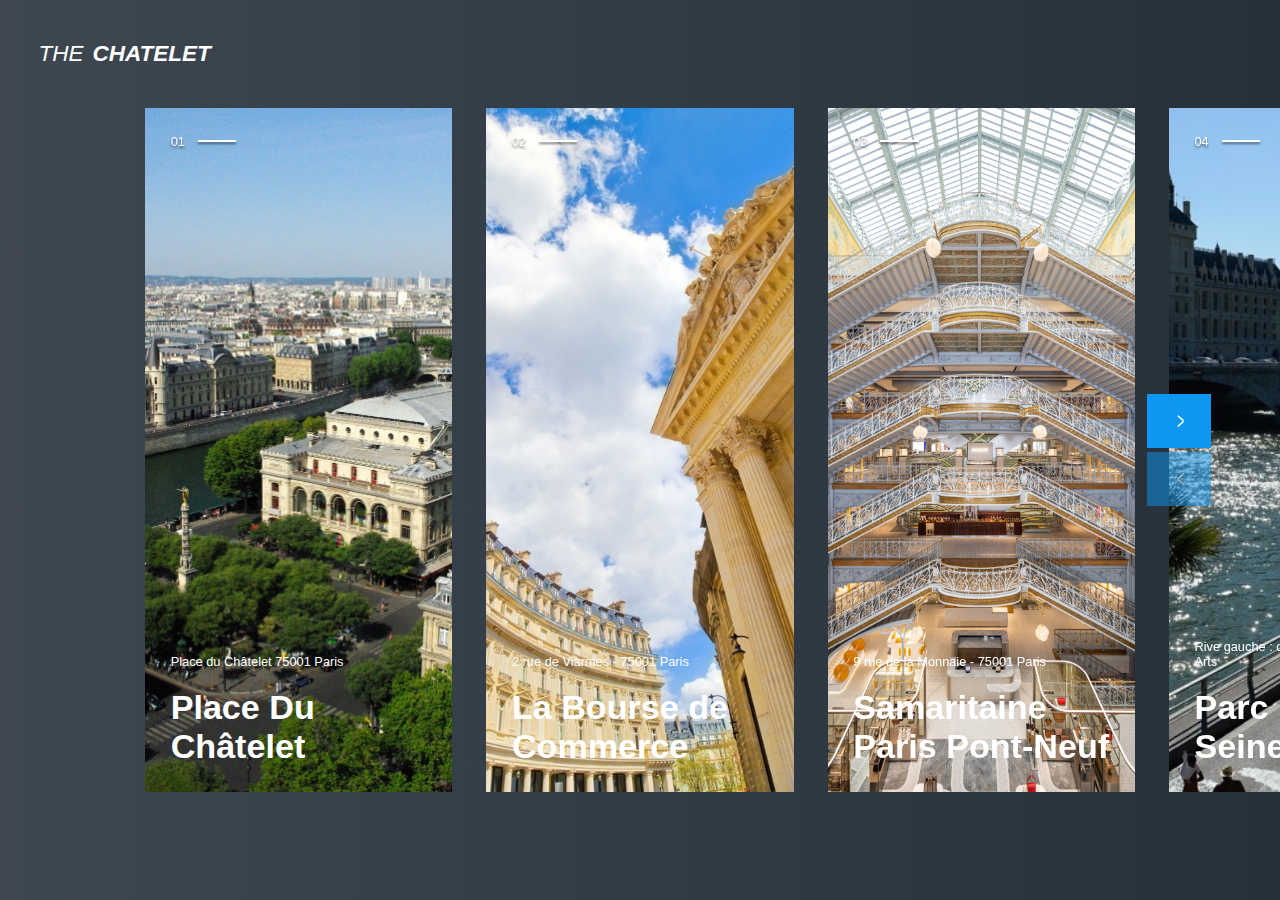
<file: index.html>
<!DOCTYPE html>
<html lang="en">
<head>
  <meta charset="UTF-8">
  <meta http-equiv="X-UA-Compatible" content="IE=edge">
  <meta name="viewport" content="width=device-width, initial-scale=1.0">
  <title>galerie</title>
  <link rel="stylesheet" href="index.css">
</head>
<body>
 

  <div id="hero-slides">
    <div id="header">
      <div id="logo"></div>
      
    </div>
    <div id="slides-cont">
      <div class="button" id="next"></div>
      <div class="button" id="prev"></div>
      <div id="slides">
        <div class="slide" style="background-image: url(img/PlaceA.jpeg)">
          <div class="number">01</div>
          <div class="body">
            <div class="location">Place du Châtelet 75001 Paris</div>
            <div class="headline">Place Du Châtelet</div><a href="PlaceDuChatelet.html" target="_blank">
              <div class="link">Go to</div></a>
          </div>
        </div>
        <div class="slide" style="background-image: url(img/bourseA.jpeg)">
          <div class="number">02</div>
          <div class="body">
            <div class="location">2 rue de Viarmes - 75001 Paris</div>
            <div class="headline">La Bourse de Commerce</div><a href="LaBourseDeCommerce.html" target="_blank">
              <div class="link">Go to</div></a>
          </div>
        </div>
        <div class="slide" style="background-image: url(img/pontNeufA.jpeg)">
          <div class="number">03</div>
          <div class="body">
            <div class="location">9 rue de la Monnaie - 75001 Paris</div>
            <div class="headline">Samaritaine Paris Pont-Neuf</div><a href="SamaritaineParisPontNeuf.html" target="_blank">
              <div class="link">Go to</div></a>
          </div>
        </div>
        <div class="slide" style="background-image: url(img/ParcSeineA.jpeg)">
          <div class="number">04</div>
          <div class="body">
            <div class="location">Rive gauche : du pont d'Iéna au pont des Arts</div>
            <div class="headline">Parc Rives de Seine</div><a href="ParcSeine.html" target="_blank">
              <div class="link">Go to</div></a>
          </div>
        </div>
        <div class="slide" style="background-image: url(img/EnCoursA.jpeg)">
          <div class="number">05</div>
          <div class="body">
            <div class="location">Lieux</div>
            <div class="headline">Prochainement</div><a href="" target="_blank">
              <div class="link">Go to</div></a>
          </div>
        </div>
        <div class="slide" style="background-image: url(img/EnCoursA.jpeg)">
          <div class="number">06</div>
          <div class="body">
            <div class="location">Lieux</div>
            <div class="headline">Prochainement</div><a href="" target="_blank">
              <div class="link">Go to</div></a>
          </div>
        </div>
        <div class="slide" style="background-image: url(img/EnCoursA.jpeg)">
          <div class="number">07</div>
          <div class="body">
            <div class="location">Lieux</div>
            <div class="headline">Prochainement</div><a href="" target="_blank">
              <div class="link">Go to</div></a>
          </div>
        </div>
      </div>
      <div id="next-catch"></div>
      <div id="prev-catch"></div>
    </div>
    <div id="footer"><a href="index.html">
        <div id="dribbble"></div></a></div>
  </div>

  
  <script  src="script/scrpit.js"></script>
</body>
</html>
</file>
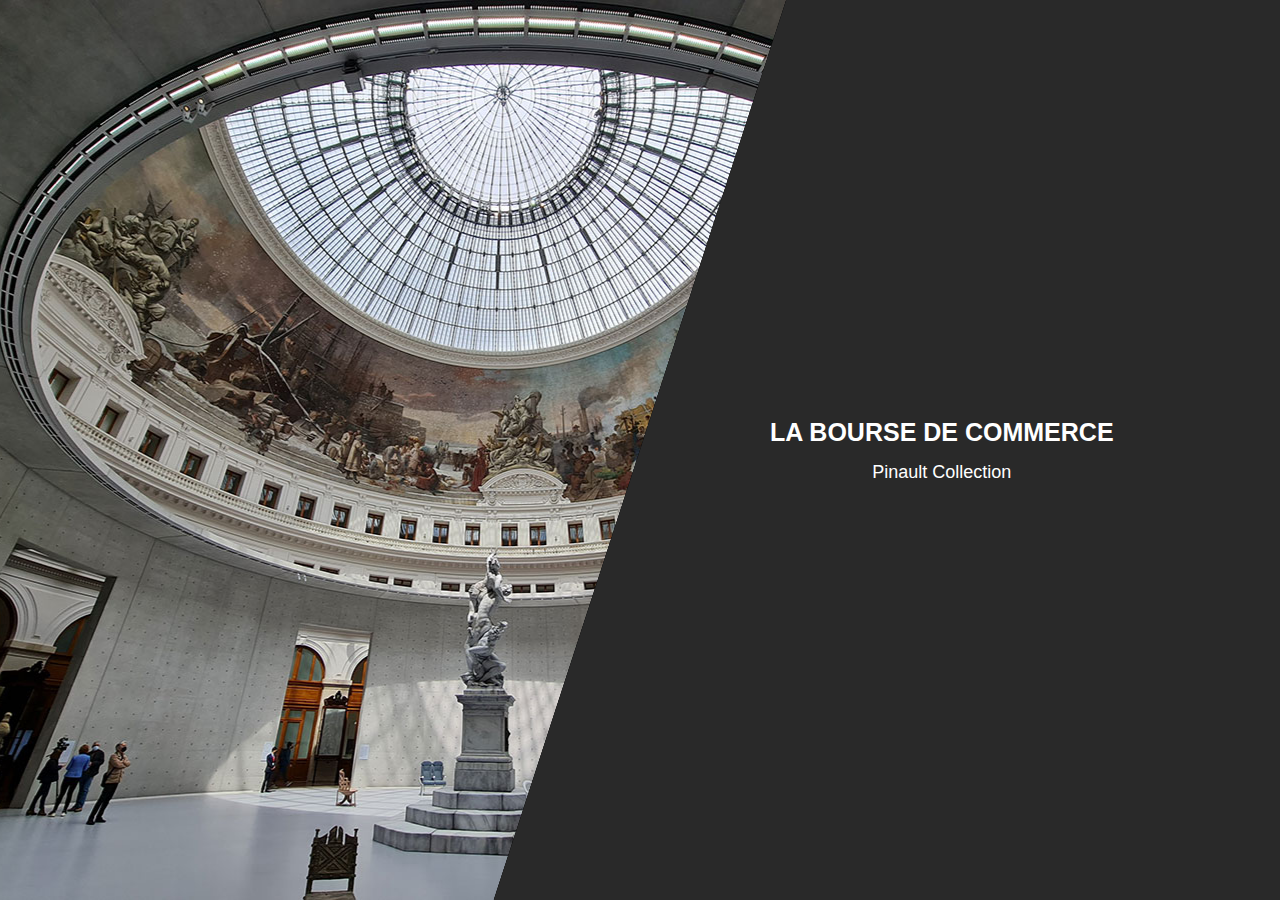
<file: LaBourseDeCommerce.html>
<!DOCTYPE html>
<html lang="en">
<head>
  <meta charset="UTF-8">
  <meta http-equiv="X-UA-Compatible" content="IE=edge">
  <meta name="viewport" content="width=device-width, initial-scale=1.0">
  <title>LaBourseDeCommerce</title>
  <link rel="stylesheet" href="style/duplicateStyle/bourse.css">
  <script src="https://code.jquery.com/jquery-3.6.1.slim.js" integrity="sha256-tXm+sa1uzsbFnbXt8GJqsgi2Tw+m4BLGDof6eUPjbtk=" crossorigin="anonymous"></script>

</head>
<body>

    <div class="skw-pages">
      <div class="skw-page skw-page-1 active">
        <div class="skw-page__half skw-page__half--left">
          <div class="skw-page__skewed">
            <div class="skw-page__content"></div>
          </div>
        </div>
        <div class="skw-page__half skw-page__half--right">
          <div class="skw-page__skewed">
            <div class="skw-page__content">
              <h2 class="skw-page__heading">La Bourse de Commerce</h2>
              <p class="skw-page__description"> Pinault Collection</p>
            </div>
          </div>
        </div>
      </div>
      <div class="skw-page skw-page-2 ">
        <div class="skw-page__half skw-page__half--left">
          <div class="skw-page__skewed">
            <div class="skw-page__content">
              <h2 class="skw-page__heading">présentation</h2>
              <p class="skw-page__description">A deux pas des Halles, rue de Viarmes, on trouve une construction étonnant par sa géométrie : la Bourse de Commerce, dont l’histoire se confond avec celle du quartier. Cette ancienne halle aux blés construite au 18e siècle conserve un seul vestige du bâtiment initial : la colonne Médicis (16e siècle).</p>
            </div>
          </div>
        </div>
        <div class="skw-page__half skw-page__half--right">
          <div class="skw-page__skewed">
            <div class="skw-page__content"></div>
          </div>
        </div>
      </div>
      <div class="skw-page skw-page-3">
        <div class="skw-page__half skw-page__half--left">
          <div class="skw-page__skewed">
            <div class="skw-page__content"></div>
          </div>
        </div>
        <div class="skw-page__half skw-page__half--right">
          <div class="skw-page__skewed">
            <div class="skw-page__content">
              <h2 class="skw-page__heading"></h2>
              <p class="skw-page__description">Transformé en bourse du commerce en 1889, cet édifice circulaire à coupole est aujourd’hui entièrement restauré et reconvertit en musée d’art contemporain grâce à l’architecte Tadao Ando. On peut y découvrir l’immense collection de l’homme d’affaire François Pinault via des expositions monographiques et des accrochages thématiques.</p>
            </div>
          </div>
        </div>
      </div>
      <div class="skw-page skw-page-4">
        <div class="skw-page__half skw-page__half--left">
          <div class="skw-page__skewed">
            <div class="skw-page__content">
              <h2 class="skw-page__heading"></h2>
              <p class="skw-page__description">Le saviez-vous ? La place du Châtelet ne fut pas toujours aussi accueillante. Avant sa construction en 1858 se trouvait un petit château du même nom datant du Moyen-Âge qui abritait alors une morgue, le siège de la police parisienne et les plus grands malfrats de la capitale dans ses geôles. Il fut détruit à cause de son insalubrité.</p>
            </div>
          </div>
        </div>
        <div class="skw-page__half skw-page__half--right">
          <div class="skw-page__skewed">
            <div class="skw-page__content"></div>
          </div>
        </div>
      </div>
      <div class="skw-page skw-page-5">
        <div class="skw-page__half skw-page__half--left">
          <div class="skw-page__skewed">
            <h2 class="skw-page__heading"></h2>
            <div class="skw-page__content">
            </div>
          </div>
        </div>
        <div class="skw-page__half skw-page__half--right">
          <div class="skw-page__skewed">
            <div class="skw-page__content">
              <h2 class="skw-page__heading">2 rue de Viarmes - 75001 Paris</h2>
              <p class="skw-page__description">
                Entrée gratuite et sans réservation : personnes en situation de handicap et invalides de guerre et leur accompagnateur, journalistes, membres de l’AICA, adhérents Cercle, conférenciers accrédités par la Bourse de Commerce et adhérents du Palazzo Grassi – Punta della Dogana.

                Pour les adhérents Super Cercle, la carte gratuite des 18-26 ans : après 16h, entrée gratuite sur réservation / Avant 16h, billet exposition à 7€
                
 
              </p>
            </div>
          </div>
        </div>
      </div>
    </div>

  
  <script src="script/script.js"></script>
</body>
</html>
</file>
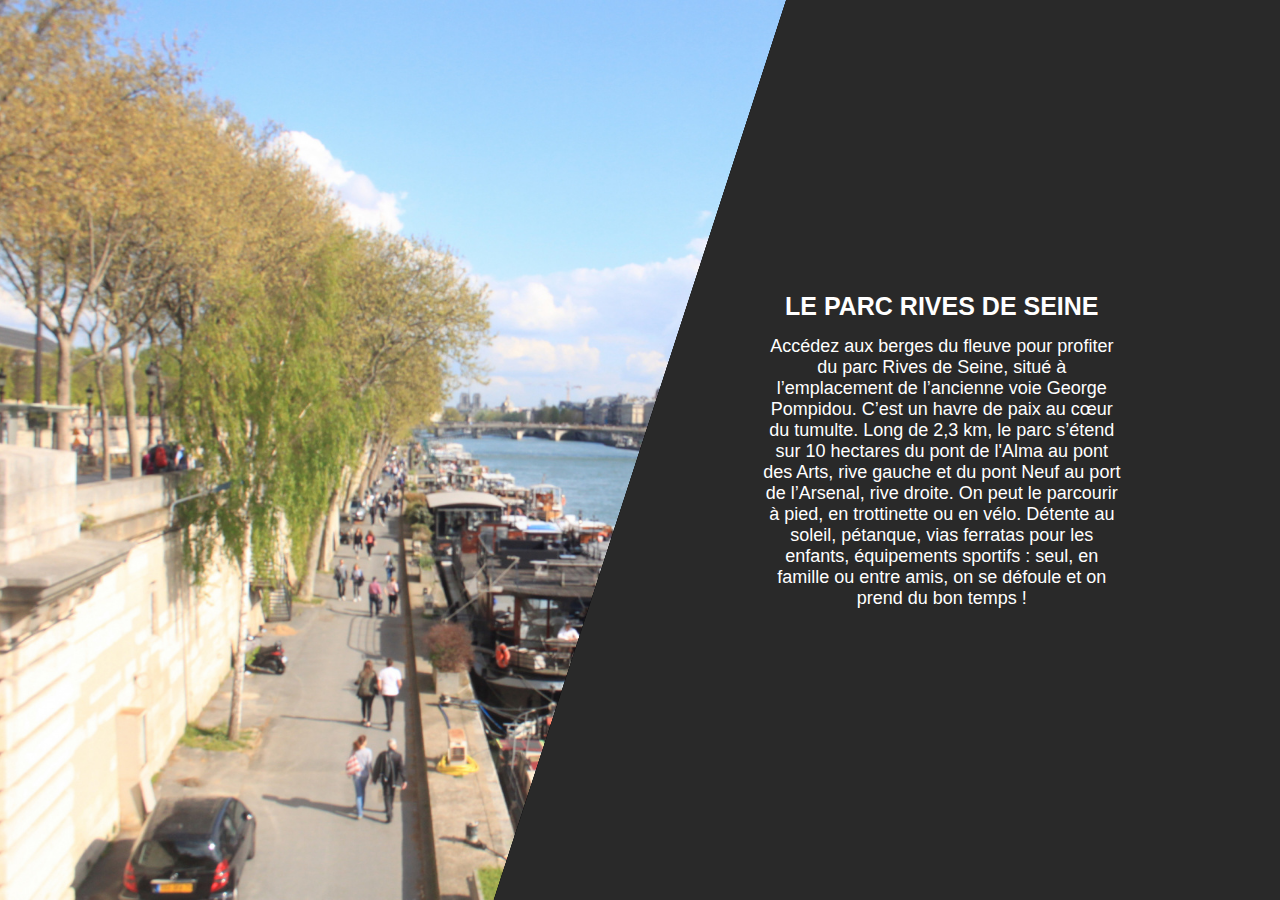
<file: ParcSeine.html>
<!DOCTYPE html>
<html lang="en">
<head>
  <meta charset="UTF-8">
  <meta http-equiv="X-UA-Compatible" content="IE=edge">
  <meta name="viewport" content="width=device-width, initial-scale=1.0">
  <title>ParcSeine</title>
  <link rel="stylesheet" href="style/duplicateStyle/ParcSeine.css">
  <script src="https://code.jquery.com/jquery-3.6.1.slim.js" integrity="sha256-tXm+sa1uzsbFnbXt8GJqsgi2Tw+m4BLGDof6eUPjbtk=" crossorigin="anonymous"></script>

</head>
<body>

    <div class="skw-pages">
      <div class="skw-page skw-page-1 active">
        <div class="skw-page__half skw-page__half--left">
          <div class="skw-page__skewed">
            <div class="skw-page__content"></div>
          </div>
        </div>
        <div class="skw-page__half skw-page__half--right">
          <div class="skw-page__skewed">
            <div class="skw-page__content">
              <h2 class="skw-page__heading">Le parc Rives de Seine</h2>
              <p class="skw-page__description"> Accédez aux berges du fleuve pour profiter du parc Rives de Seine, situé à l’emplacement de l’ancienne voie George Pompidou. C’est un havre de paix au cœur du tumulte. Long de 2,3 km, le parc s’étend sur 10 hectares du pont de l'Alma au pont des Arts, rive gauche et du pont Neuf au port de l’Arsenal, rive droite. On peut le parcourir à pied, en trottinette ou en vélo. Détente au soleil, pétanque, vias ferratas pour les enfants, équipements sportifs : seul, en famille ou entre amis, on se défoule et on prend du bon temps !</p>
            </div>
          </div>
        </div>
      </div>
      <div class="skw-page skw-page-2 ">
        <div class="skw-page__half skw-page__half--left">
          <div class="skw-page__skewed">
            <div class="skw-page__content">
              <h2 class="skw-page__heading">Descriptif</h2>
              <p class="skw-page__description">La Parc Rives de Seine, d’une longueur totale de 7 kilomètres, s’étend sur les deux rives du fleuve parisien et offre un lieu de promenade et de loisirs au bord de l’eau, en plein cœur de la capitale. Sur la rive gauche, on flâne du pont de l’Alma au pont Royal. Le parcours sur la rive droite nous embarque du Pont Neuf au pont de Sully, sans oublier le bassin de l’Arsenal, entre le quai de la Rapée et la place de la Bastille. Le Parc Rives de Seine, inscrit au patrimoine mondial de l’Unesco et réservé aux circulations douces, est jalonné d’installations diverses (aires de jeux pour les enfants, zones de pique-nique, terrasses, cafés, murs d’escalade, terrains de pétanque…) et propose des points de vue exceptionnels sur les monuments parisiens.
              </p>
            </div>
          </div>
        </div>
        <div class="skw-page__half skw-page__half--right">
          <div class="skw-page__skewed">
            <div class="skw-page__content"></div>
          </div>
        </div>
      </div>
      <div class="skw-page skw-page-3">
        <div class="skw-page__half skw-page__half--left">
          <div class="skw-page__skewed">
            <div class="skw-page__content"></div>
          </div>
        </div>
        <div class="skw-page__half skw-page__half--right">
          <div class="skw-page__skewed">
            <div class="skw-page__content">
              <h2 class="skw-page__heading">Parc Rives de Seine</h2>
              <p class="skw-page__description">Rive gauche : du pont d'Iéna au pont des Arts. Rive droite : du pont Neuf au port de l'Arsenal.
                75 Paris</p>
            </div>
          </div>
        </div>
      </div>
      
      
    </div>

  
  <script src="script/script.js"></script>
</body>
</html>
</file>
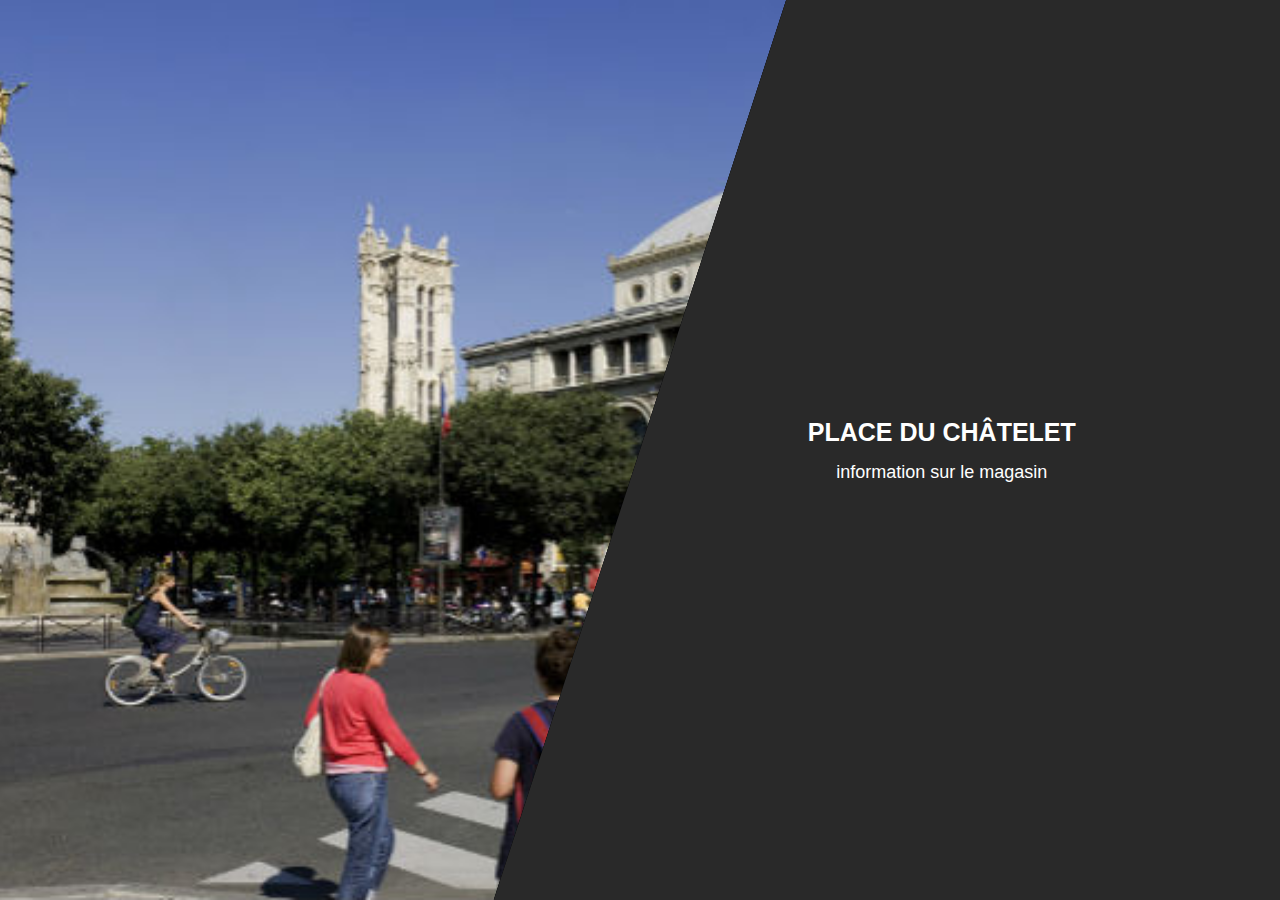
<file: PlaceDuChatelet.html>
<!DOCTYPE html>
<html lang="en">
<head>
  <meta charset="UTF-8">
  <meta http-equiv="X-UA-Compatible" content="IE=edge">
  <meta name="viewport" content="width=device-width, initial-scale=1.0">
  <title>PlaceDuChatelet</title>
  <link rel="stylesheet" href="style/duplicateStyle/place.css">
  <script src="https://code.jquery.com/jquery-3.6.1.slim.js" integrity="sha256-tXm+sa1uzsbFnbXt8GJqsgi2Tw+m4BLGDof6eUPjbtk=" crossorigin="anonymous"></script>

</head>
<body>

    <div class="skw-pages">
      <div class="skw-page skw-page-1 active">
        <div class="skw-page__half skw-page__half--left">
          <div class="skw-page__skewed">
            <div class="skw-page__content"></div>
          </div>
        </div>
        <div class="skw-page__half skw-page__half--right">
          <div class="skw-page__skewed">
            <div class="skw-page__content">
              <h2 class="skw-page__heading">Place du Châtelet</h2>
              <p class="skw-page__description">information sur le magasin</p>
            </div>
          </div>
        </div>
      </div>
      <div class="skw-page skw-page-2 ">
        <div class="skw-page__half skw-page__half--left">
          <div class="skw-page__skewed">
            <div class="skw-page__content">
              <h2 class="skw-page__heading">présentation</h2>
              <p class="skw-page__description">L’effervescente place du Châtelet encadrée par le théâtre la Ville et le théâtre du Châtelet aux belles façades à colonnades typiques du 19e siècle surplombe la Seine. En son centre, se dresse l’imposante fontaine du Palmier qui commémore les victoires de Napoléon Ier et qui a permis d’offrir en 1808 l’eau potable gratuite aux Parisiens. L’origine de son nom vient des feuilles de palmiers qui ornent la colonne de la fontaine</p>
            </div>
          </div>
        </div>
        <div class="skw-page__half skw-page__half--right">
          <div class="skw-page__skewed">
            <div class="skw-page__content"></div>
          </div>
        </div>
      </div>
      <div class="skw-page skw-page-3">
        <div class="skw-page__half skw-page__half--left">
          <div class="skw-page__skewed">
            <div class="skw-page__content"></div>
          </div>
        </div>
        <div class="skw-page__half skw-page__half--right">
          <div class="skw-page__skewed">
            <div class="skw-page__content">
              <h2 class="skw-page__heading">Descriptif</h2>
              <p class="skw-page__description">N’y venez pas pour trouver le calme ! La place du Châtelet est l’un des carrefours les plus tourbillonnants de Paris. Mais on y voit de bien belles choses : la fontaine aux Palmiers - dite aussi du Châtelet - qui salue depuis 1806 les victoires de Napoléon Ier, et deux théâtres d’inspiration Renaissance italienne, dessinés par Davioud en 1862. Le théâtre du Châtelet, qui comporte plus de deux mille places, est surtout voué à l’art lyrique et à la musique. Son quasi jumeau, le Théâtre de la Ville, a longtemps porté le nom de la comédienne Sarah Bernhardt, qui y a incarné de grands personnages pendant plus de vingt ans. Sa programmation est essentiellement consacrée à la danse contemporaine.</p>
            </div>
          </div>
        </div>
      </div>
      <div class="skw-page skw-page-4">
        <div class="skw-page__half skw-page__half--left">
          <div class="skw-page__skewed">
            <div class="skw-page__content">
              <h2 class="skw-page__heading"></h2>
              <p class="skw-page__description">Le saviez-vous ? La place du Châtelet ne fut pas toujours aussi accueillante. Avant sa construction en 1858 se trouvait un petit château du même nom datant du Moyen-Âge qui abritait alors une morgue, le siège de la police parisienne et les plus grands malfrats de la capitale dans ses geôles. Il fut détruit à cause de son insalubrité.</p>
            </div>
          </div>
        </div>
        <div class="skw-page__half skw-page__half--right">
          <div class="skw-page__skewed">
            <div class="skw-page__content"></div>
          </div>
        </div>
      </div>
      <div class="skw-page skw-page-5">
        <div class="skw-page__half skw-page__half--left">
          <div class="skw-page__skewed">
            <div class="skw-page__content"></div>
          </div>
        </div>
        <div class="skw-page__half skw-page__half--right">
          <div class="skw-page__skewed">
            <div class="skw-page__content">
              <h2 class="skw-page__heading">Place du Châtelet</h2>
              <p class="skw-page__description">
                Place du Châtelet
                75001 Paris
 
              </p>
            </div>
          </div>
        </div>
      </div>
    </div>

  
  <script src="script/script.js"></script>
</body>
</html>
</file>
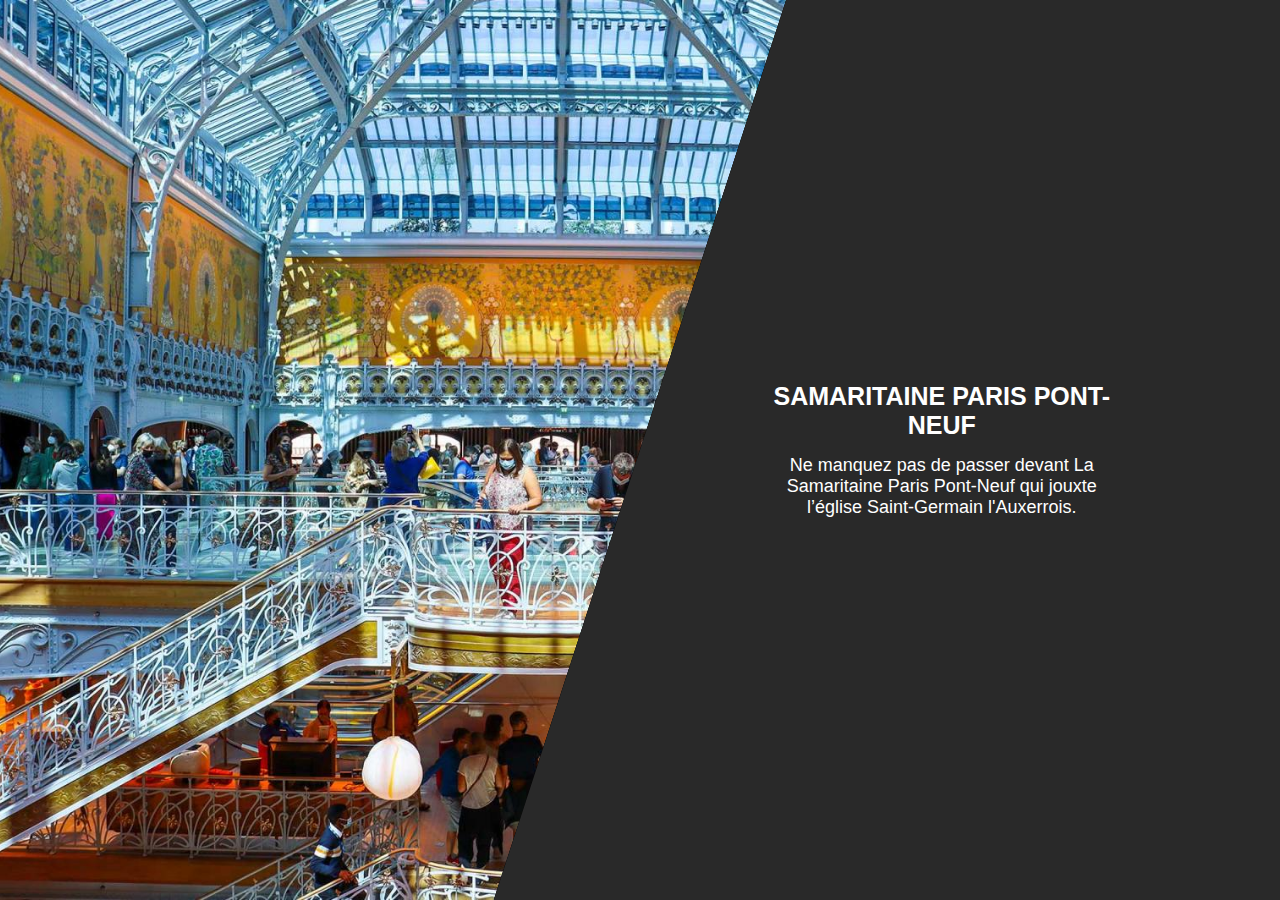
<file: SamaritaineParisPontNeuf.html>
<!DOCTYPE html>
<html lang="en">
<head>
  <meta charset="UTF-8">
  <meta http-equiv="X-UA-Compatible" content="IE=edge">
  <meta name="viewport" content="width=device-width, initial-scale=1.0">
  <title>SamaritaineParisPontNeuf</title>
  <link rel="stylesheet" href="style/duplicateStyle/PontNeuf.css">
  <script src="https://code.jquery.com/jquery-3.6.1.slim.js" integrity="sha256-tXm+sa1uzsbFnbXt8GJqsgi2Tw+m4BLGDof6eUPjbtk=" crossorigin="anonymous"></script>

</head>
<body>

    <div class="skw-pages">
      <div class="skw-page skw-page-1 active">
        <div class="skw-page__half skw-page__half--left">
          <div class="skw-page__skewed">
            <div class="skw-page__content"></div>
          </div>
        </div>
        <div class="skw-page__half skw-page__half--right">
          <div class="skw-page__skewed">
            <div class="skw-page__content">
              <h2 class="skw-page__heading">Samaritaine Paris Pont-Neuf</h2>
              <p class="skw-page__description">Ne manquez pas de passer devant La Samaritaine Paris Pont-Neuf qui jouxte l’église Saint-Germain l'Auxerrois.</p>
            </div>
          </div>
        </div>
      </div>
      <div class="skw-page skw-page-2 ">
        <div class="skw-page__half skw-page__half--left">
          <div class="skw-page__skewed">
            <div class="skw-page__content">
              <h2 class="skw-page__heading"></h2>
              <p class="skw-page__description">Connue pour son style Art Nouveau et Art déco, le bâtiment est créé en 1870 par Ernest Cognacq et Marie-Louise Jaÿ, dont les collections d’art son aujourd’hui visibles au musée qui porte leur nom. Avec sa surface de 48 000 m², la Samaritaine est l’un des plus grands magasins de la capitale. Sa popularité déclinant lentement à partir des années 1970, le magasin ferme ses portes en 2005. Aujourd’hui propriété du groupe LVMH, elle rouvre ses portes en 2021 avec notamment un hôtel de luxe et de nombreux commerces.

              </p>
            </div>
          </div>
        </div>
        <div class="skw-page__half skw-page__half--right">
          <div class="skw-page__skewed">
            <div class="skw-page__content"></div>
          </div>
        </div>
      </div>
      <div class="skw-page skw-page-3">
        <div class="skw-page__half skw-page__half--left">
          <div class="skw-page__skewed">
            <div class="skw-page__content"></div>
          </div>
        </div>
        <div class="skw-page__half skw-page__half--right">
          <div class="skw-page__skewed">
            <div class="skw-page__content">
              <h2 class="skw-page__heading">Descriptif</h2>
              <p class="skw-page__description">La Samaritaine est bien plus qu’un grand magasin.
                C'est la nouvelle destination parisienne
                Bienvenue dans un lieu mythique, unique à Paris, qui incarne depuis sa création un état d’esprit hors du commun. Venir à la Samaritaine, c’est découvrir un style libre et inventif qui vous charme par son esprit spontané et pétillant.</p>
            </div>
          </div>
        </div>
      </div>
      <div class="skw-page skw-page-4">
        <div class="skw-page__half skw-page__half--left">
          <div class="skw-page__skewed">
            <div class="skw-page__content">
              <h2 class="skw-page__heading"></h2>
              <p class="skw-page__description">Plus de 150 ans se sont écoulés depuis sa naissance, 16 ans depuis sa fermeture. Aujourd’hui, le cœur de la Samaritaine, le cœur de Paris, bat de nouveau. Les célèbres bâtiments reliant la rue de Rivoli au Pont-Neuf abritent de nouveau cet immuable art de vivre à la française.
                Laissez-vous tenter par un soin à l’espace beauté, craquez pour la créativité d’un jeune designer, succombez face à une pâtisserie qu’on ne trouve nulle part ailleurs. La Samaritaine, c’est ce « je ne sais quoi » que les voyageurs du monde entier viennent chercher à Paris et qu’ils peuvent enfin trouver ici.</p>
            </div>
          </div>
        </div>
        <div class="skw-page__half skw-page__half--right">
          <div class="skw-page__skewed">
            <div class="skw-page__content"></div>
          </div>
        </div>
      </div>
      <div class="skw-page skw-page-5">
        <div class="skw-page__half skw-page__half--left">
          <div class="skw-page__skewed">
            <div class="skw-page__content"></div>
          </div>
        </div>
        <div class="skw-page__half skw-page__half--right">
          <div class="skw-page__skewed">
            <div class="skw-page__content">
              <h2 class="skw-page__heading">CONTACT</h2>
              <p class="skw-page__description">
                Tous les jours, 10h-20h. Ouvert 7 jours sur 7, 364 jours sur 365, fermé le 1er Mai
                9 rue de la Monnaie
                75001 Paris
                Tel. +33 (0) 1 88 88 60 00
                contact.samaritaine@dfs.com
              </p>
            </div>
          </div>
        </div>
      </div>
    </div>

  
  <script src="script/script.js"></script>
</body>
</html>
</file>
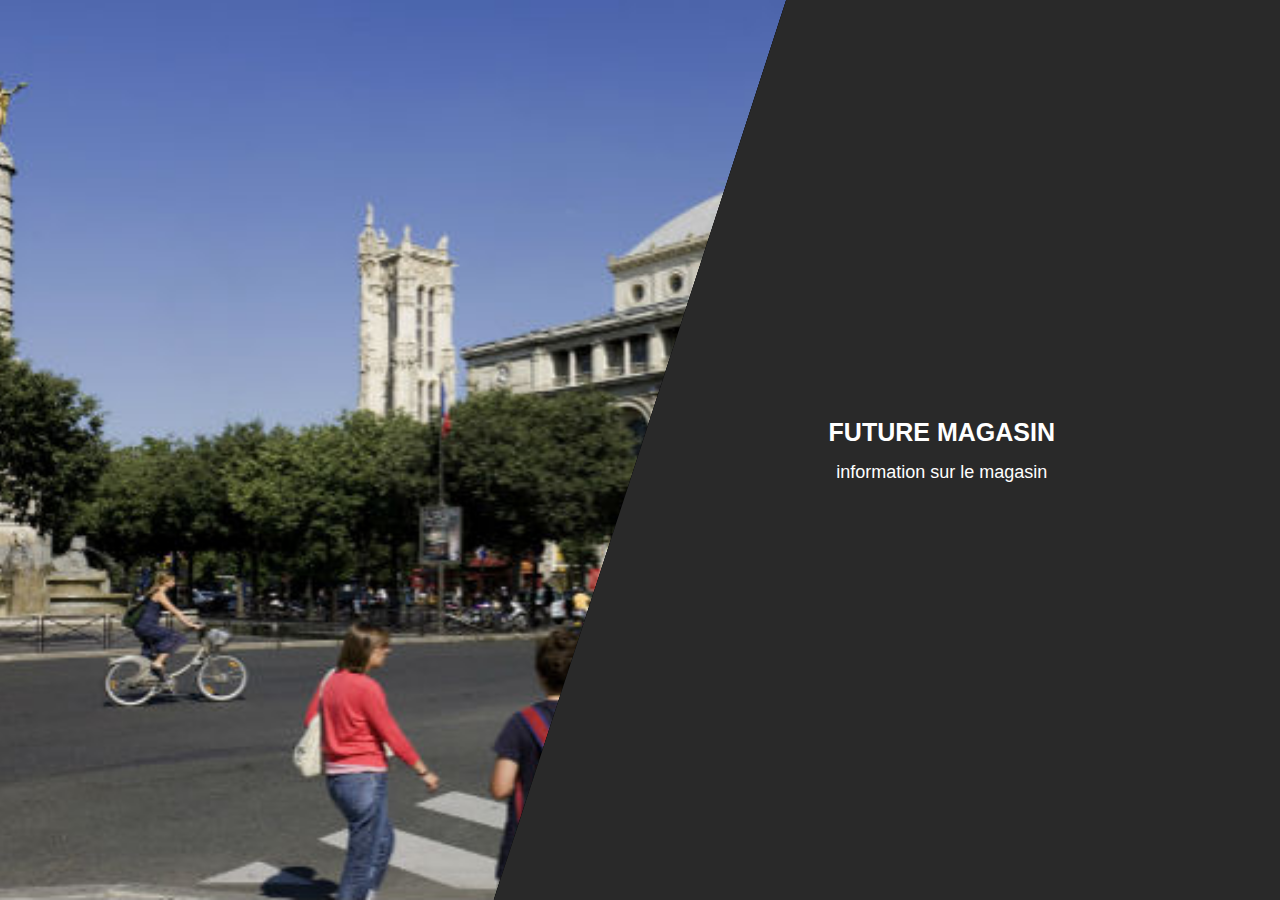
<file: shop1.html>
<!DOCTYPE html>
<html lang="en">
<head>
  <meta charset="UTF-8">
  <meta http-equiv="X-UA-Compatible" content="IE=edge">
  <meta name="viewport" content="width=device-width, initial-scale=1.0">
  <title>Document</title>
  <link rel="stylesheet" href="style/duplicateStyle/place.css">
  <script src="https://code.jquery.com/jquery-3.6.1.slim.js" integrity="sha256-tXm+sa1uzsbFnbXt8GJqsgi2Tw+m4BLGDof6eUPjbtk=" crossorigin="anonymous"></script>

</head>
<body>

    <div class="skw-pages">
      <div class="skw-page skw-page-1 active">
        <div class="skw-page__half skw-page__half--left">
          <div class="skw-page__skewed">
            <div class="skw-page__content"></div>
          </div>
        </div>
        <div class="skw-page__half skw-page__half--right">
          <div class="skw-page__skewed">
            <div class="skw-page__content">
              <h2 class="skw-page__heading">Future magasin</h2>
              <p class="skw-page__description">information sur le magasin</p>
            </div>
          </div>
        </div>
      </div>
      <div class="skw-page skw-page-2 ">
        <div class="skw-page__half skw-page__half--left">
          <div class="skw-page__skewed">
            <div class="skw-page__content">
              <h2 class="skw-page__heading">présentation</h2>
              <p class="skw-page__description">L’effervescente place du Châtelet encadrée par le théâtre la Ville et le théâtre du Châtelet aux belles façades à colonnades typiques du 19e siècle surplombe la Seine. En son centre, se dresse l’imposante fontaine du Palmier qui commémore les victoires de Napoléon Ier et qui a permis d’offrir en 1808 l’eau potable gratuite aux Parisiens. L’origine de son nom vient des feuilles de palmiers qui ornent la colonne de la fontaine</p>
            </div>
          </div>
        </div>
        <div class="skw-page__half skw-page__half--right">
          <div class="skw-page__skewed">
            <div class="skw-page__content"></div>
          </div>
        </div>
      </div>
      <div class="skw-page skw-page-3">
        <div class="skw-page__half skw-page__half--left">
          <div class="skw-page__skewed">
            <div class="skw-page__content"></div>
          </div>
        </div>
        <div class="skw-page__half skw-page__half--right">
          <div class="skw-page__skewed">
            <div class="skw-page__content">
              <h2 class="skw-page__heading">Descriptif</h2>
              <p class="skw-page__description">N’y venez pas pour trouver le calme ! La place du Châtelet est l’un des carrefours les plus tourbillonnants de Paris. Mais on y voit de bien belles choses : la fontaine aux Palmiers - dite aussi du Châtelet - qui salue depuis 1806 les victoires de Napoléon Ier, et deux théâtres d’inspiration Renaissance italienne, dessinés par Davioud en 1862. Le théâtre du Châtelet, qui comporte plus de deux mille places, est surtout voué à l’art lyrique et à la musique. Son quasi jumeau, le Théâtre de la Ville, a longtemps porté le nom de la comédienne Sarah Bernhardt, qui y a incarné de grands personnages pendant plus de vingt ans. Sa programmation est essentiellement consacrée à la danse contemporaine.</p>
            </div>
          </div>
        </div>
      </div>
      <div class="skw-page skw-page-4">
        <div class="skw-page__half skw-page__half--left">
          <div class="skw-page__skewed">
            <div class="skw-page__content">
              <h2 class="skw-page__heading"></h2>
              <p class="skw-page__description">Le saviez-vous ? La place du Châtelet ne fut pas toujours aussi accueillante. Avant sa construction en 1858 se trouvait un petit château du même nom datant du Moyen-Âge qui abritait alors une morgue, le siège de la police parisienne et les plus grands malfrats de la capitale dans ses geôles. Il fut détruit à cause de son insalubrité.</p>
            </div>
          </div>
        </div>
        <div class="skw-page__half skw-page__half--right">
          <div class="skw-page__skewed">
            <div class="skw-page__content"></div>
          </div>
        </div>
      </div>
      <div class="skw-page skw-page-5">
        <div class="skw-page__half skw-page__half--left">
          <div class="skw-page__skewed">
            <div class="skw-page__content"></div>
          </div>
        </div>
        <div class="skw-page__half skw-page__half--right">
          <div class="skw-page__skewed">
            <div class="skw-page__content">
              <h2 class="skw-page__heading">Place du Châtelet</h2>
              <p class="skw-page__description">
                Place du Châtelet
                75001 Paris
 
              </p>
            </div>
          </div>
        </div>
      </div>
    </div>

  
  <script src="script/script.js"></script>
</body>
</html>
</file>
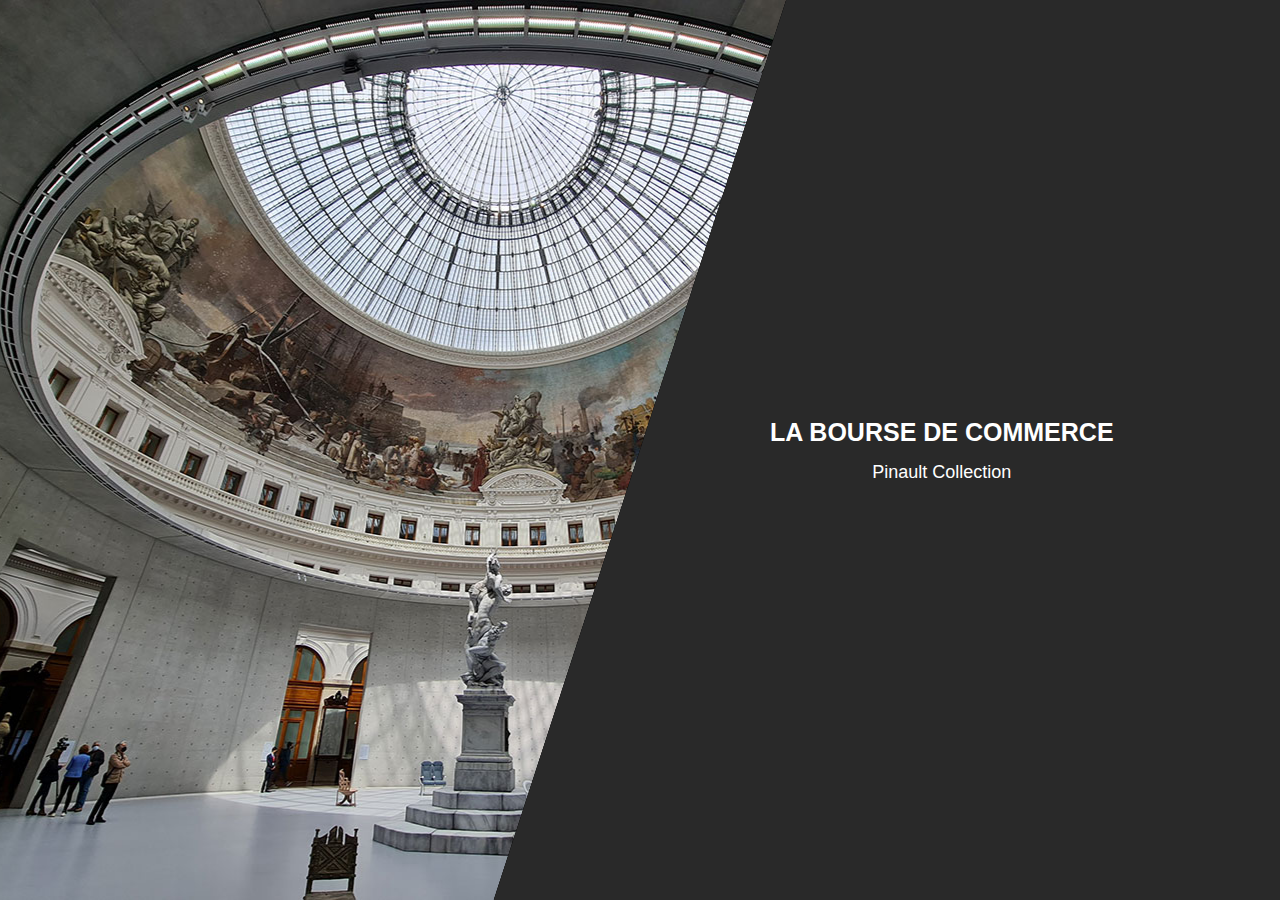
<file: shop2.html>
<!DOCTYPE html>
<html lang="en">
<head>
  <meta charset="UTF-8">
  <meta http-equiv="X-UA-Compatible" content="IE=edge">
  <meta name="viewport" content="width=device-width, initial-scale=1.0">
  <title>Document</title>
  <link rel="stylesheet" href="style/duplicateStyle/bourse.css">
  <script src="https://code.jquery.com/jquery-3.6.1.slim.js" integrity="sha256-tXm+sa1uzsbFnbXt8GJqsgi2Tw+m4BLGDof6eUPjbtk=" crossorigin="anonymous"></script>

</head>
<body>

    <div class="skw-pages">
      <div class="skw-page skw-page-1 active">
        <div class="skw-page__half skw-page__half--left">
          <div class="skw-page__skewed">
            <div class="skw-page__content"></div>
          </div>
        </div>
        <div class="skw-page__half skw-page__half--right">
          <div class="skw-page__skewed">
            <div class="skw-page__content">
              <h2 class="skw-page__heading">La Bourse de Commerce</h2>
              <p class="skw-page__description"> Pinault Collection</p>
            </div>
          </div>
        </div>
      </div>
      <div class="skw-page skw-page-2 ">
        <div class="skw-page__half skw-page__half--left">
          <div class="skw-page__skewed">
            <div class="skw-page__content">
              <h2 class="skw-page__heading">présentation</h2>
              <p class="skw-page__description">A deux pas des Halles, rue de Viarmes, on trouve une construction étonnant par sa géométrie : la Bourse de Commerce, dont l’histoire se confond avec celle du quartier. Cette ancienne halle aux blés construite au 18e siècle conserve un seul vestige du bâtiment initial : la colonne Médicis (16e siècle).</p>
            </div>
          </div>
        </div>
        <div class="skw-page__half skw-page__half--right">
          <div class="skw-page__skewed">
            <div class="skw-page__content"></div>
          </div>
        </div>
      </div>
      <div class="skw-page skw-page-3">
        <div class="skw-page__half skw-page__half--left">
          <div class="skw-page__skewed">
            <div class="skw-page__content"></div>
          </div>
        </div>
        <div class="skw-page__half skw-page__half--right">
          <div class="skw-page__skewed">
            <div class="skw-page__content">
              <h2 class="skw-page__heading"></h2>
              <p class="skw-page__description">Transformé en bourse du commerce en 1889, cet édifice circulaire à coupole est aujourd’hui entièrement restauré et reconvertit en musée d’art contemporain grâce à l’architecte Tadao Ando. On peut y découvrir l’immense collection de l’homme d’affaire François Pinault via des expositions monographiques et des accrochages thématiques.</p>
            </div>
          </div>
        </div>
      </div>
      <div class="skw-page skw-page-4">
        <div class="skw-page__half skw-page__half--left">
          <div class="skw-page__skewed">
            <div class="skw-page__content">
              <h2 class="skw-page__heading"></h2>
              <p class="skw-page__description">Le saviez-vous ? La place du Châtelet ne fut pas toujours aussi accueillante. Avant sa construction en 1858 se trouvait un petit château du même nom datant du Moyen-Âge qui abritait alors une morgue, le siège de la police parisienne et les plus grands malfrats de la capitale dans ses geôles. Il fut détruit à cause de son insalubrité.</p>
            </div>
          </div>
        </div>
        <div class="skw-page__half skw-page__half--right">
          <div class="skw-page__skewed">
            <div class="skw-page__content"></div>
          </div>
        </div>
      </div>
      <div class="skw-page skw-page-5">
        <div class="skw-page__half skw-page__half--left">
          <div class="skw-page__skewed">
            <h2 class="skw-page__heading"></h2>
            <div class="skw-page__content">
            </div>
          </div>
        </div>
        <div class="skw-page__half skw-page__half--right">
          <div class="skw-page__skewed">
            <div class="skw-page__content">
              <h2 class="skw-page__heading"></h2>
              <p class="skw-page__description">
                Entrée gratuite et sans réservation : personnes en situation de handicap et invalides de guerre et leur accompagnateur, journalistes, membres de l’AICA, adhérents Cercle, conférenciers accrédités par la Bourse de Commerce et adhérents du Palazzo Grassi – Punta della Dogana.

                Pour les adhérents Super Cercle, la carte gratuite des 18-26 ans : après 16h, entrée gratuite sur réservation / Avant 16h, billet exposition à 7€
                
 
              </p>
            </div>
          </div>
        </div>
      </div>
    </div>

  
  <script src="script/script.js"></script>
</body>
</html>
</file>
<file: index.css>
@import url("https://fonts.googleapis.com/css?family=Roboto:100,100i,400,900,800i");
/* utiliser un mixin dans le code scss 
importer @use "nom du fichier mixins" 

puit l'utiliser dans ma classe
.clase{
  @include mixins.flex(2rem)
}
*/
* {
  margin: 0;
  padding: 0;
  box-sizing: border-box;
}

.flex {
  display: flex;
  width: 100%;
  height: 100vh;
  z-index: 1;
}
.flex video {
  width: 100% fit-content;
  height: 100vh;
  size-adjust: auto;
}

.a {
  display: inline-block;
  background: #50576E;
  padding: 0.5em 1.25em;
  font-size: 1.33em;
  border-radius: 10px;
}

h1 {
  color: black;
}

.gridBase {
  display: grid;
  position: fixed;
  grid-template-columns: repeat(3, 1fr);
  grid-gap: 10px;
  grid-template-rows: repeat(3, 1fr);
  z-index: 2;
}

.one {
  grid-column: 2/3;
  grid-row: 2;
  text-align: center;
}

.two {
  grid-column: 2/3;
  grid-row: 3;
  align-items: center;
  justify-content: center;
  position: relative;
  text-align: center;
}

.txt, .txt--top {
  display: grid;
  background: red;
  font-size: 12px;
}
.txt--top {
  position: absolute;
  top: 0;
  left: 0;
  background: red;
  width: 20px;
  height: 20px;
}
.txt--bottom img {
  position: absolute;
  bottom: 0;
  left: 0;
  max-width: 200px;
}

.footer {
  width: 30%;
  height: 100px;
  background: red;
  z-index: 3;
  position: fixed;
  bottom: 0;
  opacity: 60%;
  right: 0;
  transition: all 0.2s ease-in-out;
}
.footer:hover {
  transform: scaleY(4) scaleX(1.5);
}

.header {
  width: 10%;
  height: 30px;
  background: red;
  z-index: 3;
  position: fixed;
  top: 0;
  opacity: 60%;
  right: 45%;
  transition: all 0.2s ease-in-out;
}
.header:hover {
  transform: scaleY(4) scaleX(10);
}
.header:hover ul a {
  transform: scaleY(-4) scaleX(-10);
}

body {
  --slides-per-page: 2;
  margin: 0;
  overflow: hidden;
  height: 100vh;
  font-family: "Roboto Condensed", sans-serif;
  color: hsl(0deg, 0%, 100%);
}

a {
  text-decoration: none;
  color: inherit;
}

#hero-slides {
  --page: 0;
  height: 100vh;
  background: hsl(210deg, 23%, 19%);
  background: linear-gradient(90deg, hsl(210deg, 13%, 28%) 0%, hsl(210deg, 23%, 19%) 100%);
}
#hero-slides #header {
  height: 12vh;
  line-height: 12vh;
  padding: 0 3vw;
  position: relative;
}
#hero-slides #header #logo {
  font-size: 2.5vh;
  font-style: italic;
}
#hero-slides #header #logo:before {
  content: "The";
  text-transform: uppercase;
  font-weight: 100;
  margin-right: 0.4em;
}
#hero-slides #header #logo:after {
  content: "chatelet";
  text-transform: uppercase;
  font-weight: 800;
}

#slides-cont {
  position: relative;
  --button-height: 6vh;
  --button-spacing: 0.2vh;
}
#slides-cont .button {
  width: 5vw;
  height: var(--button-height);
  background: hsl(204deg, 90%, 50%);
  position: absolute;
  right: 5.375vw;
  top: 38vh;
  z-index: 100;
  cursor: pointer;
}
#slides-cont .button:before, #slides-cont .button:after {
  line-height: var(--button-height);
  position: absolute;
  margin-left: -0.25vw;
  pointer-events: none;
  transform: scale(0.75, 1.5);
  transition: 125ms ease-in-out;
}
#slides-cont .button:before {
  left: 50%;
}
#slides-cont .button:after {
  opacity: 0;
}
#slides-cont .button:hover:before, #slides-cont .button:hover:after {
  transition: 250ms ease-in-out;
}
#slides-cont .button:hover:before {
  opacity: 0;
}
#slides-cont .button:hover:after {
  left: 50% !important;
  opacity: 1;
}
#slides-cont #next {
  margin-top: calc(-1 * (var(--button-height) + var(--button-spacing)));
}
#slides-cont #next:before, #slides-cont #next:after {
  content: ">";
}
#slides-cont #next:after {
  left: 30%;
}
#slides-cont #next:hover:before {
  left: 70%;
}
#slides-cont #prev {
  margin-top: var(--button-spacing);
  opacity: calc(var(--page) + 0.5);
  transition: 500ms opacity;
}
#slides-cont #prev:before, #slides-cont #prev:after {
  content: "<";
}
#slides-cont #prev:after {
  left: 70%;
}
#slides-cont #prev:hover:before {
  left: 30%;
}
#slides-cont #next-catch,
#slides-cont #prev-catch {
  width: 10vw;
  height: 76vh;
  position: absolute;
  top: 0;
  z-index: 90;
}
#slides-cont #next-catch {
  right: 0;
}
#slides-cont #prev-catch {
  left: 0;
}

#slides {
  --slides-height: 76vh;
  width: auto;
  height: var(--slides-height);
  padding: 0 10vw;
  font-size: 0;
  white-space: nowrap;
  position: absolute;
  transform: translate3D(calc(var(--page) * -80vw), 0, 0);
  transition: 1500ms transform cubic-bezier(0.7, 0, 0.3, 1);
}
#slides .slide {
  display: inline-block;
  vertical-align: top;
  font-size: 1.5vw;
  width: 24em;
  height: var(--slides-height);
  margin: 0 1.333em;
  background: hsl(210deg, 23%, 8%);
  color: white;
  background-size: cover;
  background-position: center;
  white-space: normal;
  word-break: break-word;
  position: relative;
}
#slides .slide:before {
  content: "";
  display: block;
  background: linear-gradient(180deg, hsla(209deg, 11%, 38%, 0) 0%, hsla(209deg, 36%, 20%, 0.7) 100%);
  opacity: 0;
  position: absolute;
  top: 0;
  left: 0;
  right: 0;
  bottom: 0;
}
#slides .slide .number {
  position: absolute;
  top: 2em;
  left: 2em;
  filter: drop-shadow(0 2px 1px hsla(0deg, 0%, 0%, 0.5));
}
#slides .slide .number, #slides .slide .number:before, #slides .slide .number:after {
  vertical-align: middle;
}
#slides .slide .number:before, #slides .slide .number:after {
  display: inline-block;
  content: "";
  height: 0.133em;
  margin-top: -0.2em;
  background: hsl(0deg, 0%, 100%);
}
#slides .slide .number:before {
  width: 0;
  margin-left: 0;
}
#slides .slide .number:after {
  width: 3em;
  margin-left: 1em;
}
#slides .slide .body {
  position: absolute;
  bottom: 2em;
  left: 2em;
  right: 2em;
}
#slides .slide .location,
#slides .slide .headline {
  position: relative;
  bottom: 0;
  cursor: default;
}
#slides .slide:before,
#slides .slide .number:before,
#slides .slide .number:after,
#slides .slide .location,
#slides .slide .headline,
#slides .slide .link {
  transition: 375ms cubic-bezier(0.7, 0, 0.3, 1);
}
#slides .slide .location {
  font-weight: 100;
  margin-bottom: 1.5em;
  transition-delay: 60ms;
}
#slides .slide .headline {
  font-size: 2.667em;
  font-weight: 900;
  transition-delay: 50ms;
}
#slides .slide .link {
  display: inline-block;
  background: hsl(204deg, 90%, 50%);
  padding: 0.5em 1.25em;
  font-size: 1.33em;
  opacity: 0;
  position: absolute;
  bottom: -2em;
  pointer-events: none;
  transition-delay: 25ms;
}
#slides .slide.hover:before, #slides .slide:hover:before {
  opacity: 1;
}
#slides .slide.hover:before,
#slides .slide.hover .number:before,
#slides .slide.hover .number:after,
#slides .slide.hover .location,
#slides .slide.hover .headline,
#slides .slide.hover .link, #slides .slide:hover:before,
#slides .slide:hover .number:before,
#slides .slide:hover .number:after,
#slides .slide:hover .location,
#slides .slide:hover .headline,
#slides .slide:hover .link {
  transition: 500ms cubic-bezier(0.7, 0, 0.3, 1);
}
#slides .slide.hover .number:before, #slides .slide:hover .number:before {
  width: 3em;
  margin-right: 1em;
}
#slides .slide.hover .number:after, #slides .slide:hover .number:after {
  width: 0;
  margin-right: 0;
}
#slides .slide.hover .location, #slides .slide:hover .location {
  transition-delay: 0;
  bottom: 4em;
}
#slides .slide.hover .headline, #slides .slide:hover .headline {
  transition-delay: 100ms;
  bottom: 1.5em;
}
#slides .slide.hover .link, #slides .slide:hover .link {
  bottom: 0;
  opacity: 1;
  transition-delay: 250ms;
  pointer-events: auto;
}

#footer {
  height: 12vh;
  font-size: 1vh;
}
#footer #dribbble {
  border-radius: 2vh;
  position: absolute;
  bottom: 4vh;
  right: 4vh;
  transition: 300ms cubic-bezier(0.7, 0, 0.3, 1);
  padding-left: 1.5vh;
}
#footer #dribbble:before, #footer #dribbble:after {
  vertical-align: middle;
  transition: inherit;
}
#footer #dribbble:before {
  display: inline;
  content: "return home";
  font-size: 2vh;
  opacity: 0;
  transform: translate3D(-200px, 0, 0);
}
#footer #dribbble:after {
  content: "";
  display: inline-block;
  width: 4vh;
  height: 4vh;
  margin-left: 1vh;
  background-image: url(https://alca.tv/static/u/82fde61b-28ef-4f17-976e-8f1abb5a1165.png);
  background-size: contain;
  background-position: center;
}
#footer #dribbble.hover, #footer #dribbble:hover {
  background: hsl(337deg, 78%, 61%);
}
#footer #dribbble.hover:before, #footer #dribbble:hover:before {
  opacity: 1;
  transform: translate3D(0, 0, 0);
  transition-delay: 50ms;
}
#footer #dribbble.hover:after, #footer #dribbble:hover:after {
  filter: saturate(0%) contrast(200%) brightness(200%) invert(100%);
}

@media (min-width: 1200px) and (max-width: 1699px) {
  body {
    --slides-per-page: 3;
  }
  #hero-slides #slides .slide {
    font-size: 1vw;
  }
}
@media (min-width: 1700px) {
  body {
    --slide-per-age: 4;
  }
  #hero-slides #slides .slide {
    font-size: 0.75vw;
  }
}

/*# sourceMappingURL=index.css.map */
</file>
<file: style/duplicateStyle/bourse.css>
*, *:before, *:after {
  box-sizing: border-box;
  margin: 0;
  padding: 0;
}

body {
  background: #15181A;
  font-family: "Open Sans", Helvetica, Arial, sans-serif;
}

.skw-pages {
  overflow: hidden;
  position: relative;
  height: 100vh;
}

.skw-page {
  position: absolute;
  left: 0;
  top: 0;
  width: 100%;
}
.skw-page__half {
  position: absolute;
  top: 0;
  width: 50%;
  height: 100vh;
  transition: transform 1s;
}
.skw-page__half--left {
  left: 0;
  transform: translate3d(-32.4vh, 100%, 0);
}
.skw-page__half--right {
  left: 50%;
  transform: translate3d(32.4vh, -100%, 0);
}
.skw-page.active .skw-page__half {
  transform: translate3d(0, 0, 0);
}
.skw-page__skewed {
  overflow: hidden;
  position: absolute;
  top: 0;
  width: 140%;
  height: 100%;
  transform: skewX(-18deg);
  background: #000;
}
.skw-page__half--left .skw-page__skewed {
  left: -40%;
}
.skw-page__half--right .skw-page__skewed {
  right: -40%;
}
.skw-page__content {
  display: flex;
  align-items: center;
  justify-content: center;
  flex-flow: column wrap;
  position: absolute;
  left: 0;
  top: 0;
  width: 100%;
  height: 100%;
  padding: 0 30%;
  color: #fff;
  transform: skewX(18deg);
  transition: transform 1s, opacity 1s;
  background-size: cover;
}
.skw-page__half--left .skw-page__content {
  padding-left: 30%;
  padding-right: 30%;
  transform-origin: 100% 0;
}
.skw-page__half--right .skw-page__content {
  padding-left: 30%;
  padding-right: 30%;
  transform-origin: 0 100%;
}
.skw-page.inactive .skw-page__content {
  opacity: 0.5;
  transform: skewX(18deg) scale(0.95);
}
.skw-page__heading {
  margin-bottom: 15px;
  text-transform: uppercase;
  font-size: 25px;
  text-align: center;
}
.skw-page__description {
  font-size: 18px;
  text-align: center;
}
.skw-page__link {
  color: #FFA0A0;
}
.skw-page-1 .skw-page__half--left .skw-page__content {
  background-image: url("../../img/bourse1.jpeg");
}
.skw-page-1 .skw-page__half--right .skw-page__content {
  background: #292929;
}
.skw-page-2 .skw-page__half--left .skw-page__content {
  background: #292929;
}
.skw-page-2 .skw-page__half--right .skw-page__content {
  background-image: url("../../img/bourse2.jpeg");
}
.skw-page-3 .skw-page__half--left .skw-page__content {
  background-image: url("../../img/bourse3.jpeg");
}
.skw-page-3 .skw-page__half--right .skw-page__content {
  background: #292929;
}
.skw-page-4 .skw-page__half--left .skw-page__content {
  background: #292929;
}
.skw-page-4 .skw-page__half--right .skw-page__content {
  background-image: url("../../img/bourse4.jpeg");
}
.skw-page-5 .skw-page__half--left .skw-page__content {
  background-image: url("../../img/bourse5.jpeg");
}
.skw-page-5 .skw-page__half--right .skw-page__content {
  background: #292929;
}
</file>
<file: style/duplicateStyle/ParcSeine.css>
*, *:before, *:after {
  box-sizing: border-box;
  margin: 0;
  padding: 0;
}

body {
  background: #15181A;
  font-family: "Open Sans", Helvetica, Arial, sans-serif;
}

.skw-pages {
  overflow: hidden;
  position: relative;
  height: 100vh;
}

.skw-page {
  position: absolute;
  left: 0;
  top: 0;
  width: 100%;
}
.skw-page__half {
  position: absolute;
  top: 0;
  width: 50%;
  height: 100vh;
  transition: transform 1s;
}
.skw-page__half--left {
  left: 0;
  transform: translate3d(-32.4vh, 100%, 0);
}
.skw-page__half--right {
  left: 50%;
  transform: translate3d(32.4vh, -100%, 0);
}
.skw-page.active .skw-page__half {
  transform: translate3d(0, 0, 0);
}
.skw-page__skewed {
  overflow: hidden;
  position: absolute;
  top: 0;
  width: 140%;
  height: 100%;
  transform: skewX(-18deg);
  background: #000;
}
.skw-page__half--left .skw-page__skewed {
  left: -40%;
}
.skw-page__half--right .skw-page__skewed {
  right: -40%;
}
.skw-page__content {
  display: flex;
  align-items: center;
  justify-content: center;
  flex-flow: column wrap;
  position: absolute;
  left: 0;
  top: 0;
  width: 100%;
  height: 100%;
  padding: 0 30%;
  color: #fff;
  transform: skewX(18deg);
  transition: transform 1s, opacity 1s;
  background-size: cover;
}
.skw-page__half--left .skw-page__content {
  padding-left: 30%;
  padding-right: 30%;
  transform-origin: 100% 0;
}
.skw-page__half--right .skw-page__content {
  padding-left: 30%;
  padding-right: 30%;
  transform-origin: 0 100%;
}
.skw-page.inactive .skw-page__content {
  opacity: 0.5;
  transform: skewX(18deg) scale(0.95);
}
.skw-page__heading {
  margin-bottom: 15px;
  text-transform: uppercase;
  font-size: 25px;
  text-align: center;
}
.skw-page__description {
  font-size: 18px;
  text-align: center;
}
.skw-page__link {
  color: #FFA0A0;
}
.skw-page-1 .skw-page__half--left .skw-page__content {
  background-image: url("../../img/ParcSeine1.jpeg");
}
.skw-page-1 .skw-page__half--right .skw-page__content {
  background: #292929;
}
.skw-page-2 .skw-page__half--left .skw-page__content {
  background: #292929;
}
.skw-page-2 .skw-page__half--right .skw-page__content {
  background-image: url("../../img/ParcSeine2.jpeg");
}
.skw-page-3 .skw-page__half--left .skw-page__content {
  background-image: url("../../img/ParcSeine3.jpeg");
}
.skw-page-3 .skw-page__half--right .skw-page__content {
  background: #292929;
}
</file>
<file: style/duplicateStyle/place.css>
*, *:before, *:after {
  box-sizing: border-box;
  margin: 0;
  padding: 0;
}

body {
  background: #15181A;
  font-family: "Open Sans", Helvetica, Arial, sans-serif;
}

.skw-pages {
  overflow: hidden;
  position: relative;
  height: 100vh;
}

.skw-page {
  position: absolute;
  left: 0;
  top: 0;
  width: 100%;
}
.skw-page__half {
  position: absolute;
  top: 0;
  width: 50%;
  height: 100vh;
  transition: transform 1s;
}
.skw-page__half--left {
  left: 0;
  transform: translate3d(-32.4vh, 100%, 0);
}
.skw-page__half--right {
  left: 50%;
  transform: translate3d(32.4vh, -100%, 0);
}
.skw-page.active .skw-page__half {
  transform: translate3d(0, 0, 0);
}
.skw-page__skewed {
  overflow: hidden;
  position: absolute;
  top: 0;
  width: 140%;
  height: 100%;
  transform: skewX(-18deg);
  background: #000;
}
.skw-page__half--left .skw-page__skewed {
  left: -40%;
}
.skw-page__half--right .skw-page__skewed {
  right: -40%;
}
.skw-page__content {
  display: flex;
  align-items: center;
  justify-content: center;
  flex-flow: column wrap;
  position: absolute;
  left: 0;
  top: 0;
  width: 100%;
  height: 100%;
  padding: 0 30%;
  color: #fff;
  transform: skewX(18deg);
  transition: transform 1s, opacity 1s;
  background-size: cover;
}
.skw-page__half--left .skw-page__content {
  padding-left: 30%;
  padding-right: 30%;
  transform-origin: 100% 0;
}
.skw-page__half--right .skw-page__content {
  padding-left: 30%;
  padding-right: 30%;
  transform-origin: 0 100%;
}
.skw-page.inactive .skw-page__content {
  opacity: 0.5;
  transform: skewX(18deg) scale(0.95);
}
.skw-page__heading {
  margin-bottom: 15px;
  text-transform: uppercase;
  font-size: 25px;
  text-align: center;
}
.skw-page__description {
  font-size: 18px;
  text-align: center;
}
.skw-page__link {
  color: #FFA0A0;
}
.skw-page-1 .skw-page__half--left .skw-page__content {
  background-image: url("../../img/chatelet1.jpeg");
}
.skw-page-1 .skw-page__half--right .skw-page__content {
  background: #292929;
}
.skw-page-2 .skw-page__half--left .skw-page__content {
  background: #292929;
}
.skw-page-2 .skw-page__half--right .skw-page__content {
  background-image: url("../../img/chatelet2.jpeg");
}
.skw-page-3 .skw-page__half--left .skw-page__content {
  background-image: url("https://s3-us-west-2.amazonaws.com/s.cdpn.io/142996/mousover-img-2.jpg");
}
.skw-page-3 .skw-page__half--right .skw-page__content {
  background: #292929;
}
.skw-page-4 .skw-page__half--left .skw-page__content {
  background: #292929;
}
.skw-page-4 .skw-page__half--right .skw-page__content {
  background-image: url("../../img/chatelet4.jpeg");
}
.skw-page-5 .skw-page__half--left .skw-page__content {
  background-image: url("https://s3-us-west-2.amazonaws.com/s.cdpn.io/142996/img-test.jpg");
}
.skw-page-5 .skw-page__half--right .skw-page__content {
  background: #292929;
}
</file>
<file: style/duplicateStyle/PontNeuf.css>
*, *:before, *:after {
  box-sizing: border-box;
  margin: 0;
  padding: 0;
}

body {
  background: #15181A;
  font-family: "Open Sans", Helvetica, Arial, sans-serif;
}

.skw-pages {
  overflow: hidden;
  position: relative;
  height: 100vh;
}

.skw-page {
  position: absolute;
  left: 0;
  top: 0;
  width: 100%;
}
.skw-page__half {
  position: absolute;
  top: 0;
  width: 50%;
  height: 100vh;
  transition: transform 1s;
}
.skw-page__half--left {
  left: 0;
  transform: translate3d(-32.4vh, 100%, 0);
}
.skw-page__half--right {
  left: 50%;
  transform: translate3d(32.4vh, -100%, 0);
}
.skw-page.active .skw-page__half {
  transform: translate3d(0, 0, 0);
}
.skw-page__skewed {
  overflow: hidden;
  position: absolute;
  top: 0;
  width: 140%;
  height: 100%;
  transform: skewX(-18deg);
  background: #000;
}
.skw-page__half--left .skw-page__skewed {
  left: -40%;
}
.skw-page__half--right .skw-page__skewed {
  right: -40%;
}
.skw-page__content {
  display: flex;
  align-items: center;
  justify-content: center;
  flex-flow: column wrap;
  position: absolute;
  left: 0;
  top: 0;
  width: 100%;
  height: 100%;
  padding: 0 30%;
  color: #fff;
  transform: skewX(18deg);
  transition: transform 1s, opacity 1s;
  background-size: cover;
}
.skw-page__half--left .skw-page__content {
  padding-left: 30%;
  padding-right: 30%;
  transform-origin: 100% 0;
}
.skw-page__half--right .skw-page__content {
  padding-left: 30%;
  padding-right: 30%;
  transform-origin: 0 100%;
}
.skw-page.inactive .skw-page__content {
  opacity: 0.5;
  transform: skewX(18deg) scale(0.95);
}
.skw-page__heading {
  margin-bottom: 15px;
  text-transform: uppercase;
  font-size: 25px;
  text-align: center;
}
.skw-page__description {
  font-size: 18px;
  text-align: center;
}
.skw-page__link {
  color: #FFA0A0;
}
.skw-page-1 .skw-page__half--left .skw-page__content {
  background-image: url("../../img/pontNeuf1.jpeg");
}
.skw-page-1 .skw-page__half--right .skw-page__content {
  background: #292929;
}
.skw-page-2 .skw-page__half--left .skw-page__content {
  background: #292929;
}
.skw-page-2 .skw-page__half--right .skw-page__content {
  background-image: url("../../img/pontNeuf2.jpeg");
}
.skw-page-3 .skw-page__half--left .skw-page__content {
  background-image: url("../../img/pontNeuf3.jpeg");
}
.skw-page-3 .skw-page__half--right .skw-page__content {
  background: #292929;
}
.skw-page-4 .skw-page__half--left .skw-page__content {
  background: #292929;
}
.skw-page-4 .skw-page__half--right .skw-page__content {
  background-image: url("../../img/pontNeuf4.jpeg");
}
.skw-page-5 .skw-page__half--left .skw-page__content {
  background-image: url("../../img/pontNeuf5.jpeg");
}
.skw-page-5 .skw-page__half--right .skw-page__content {
  background: #292929;
}
</file>
